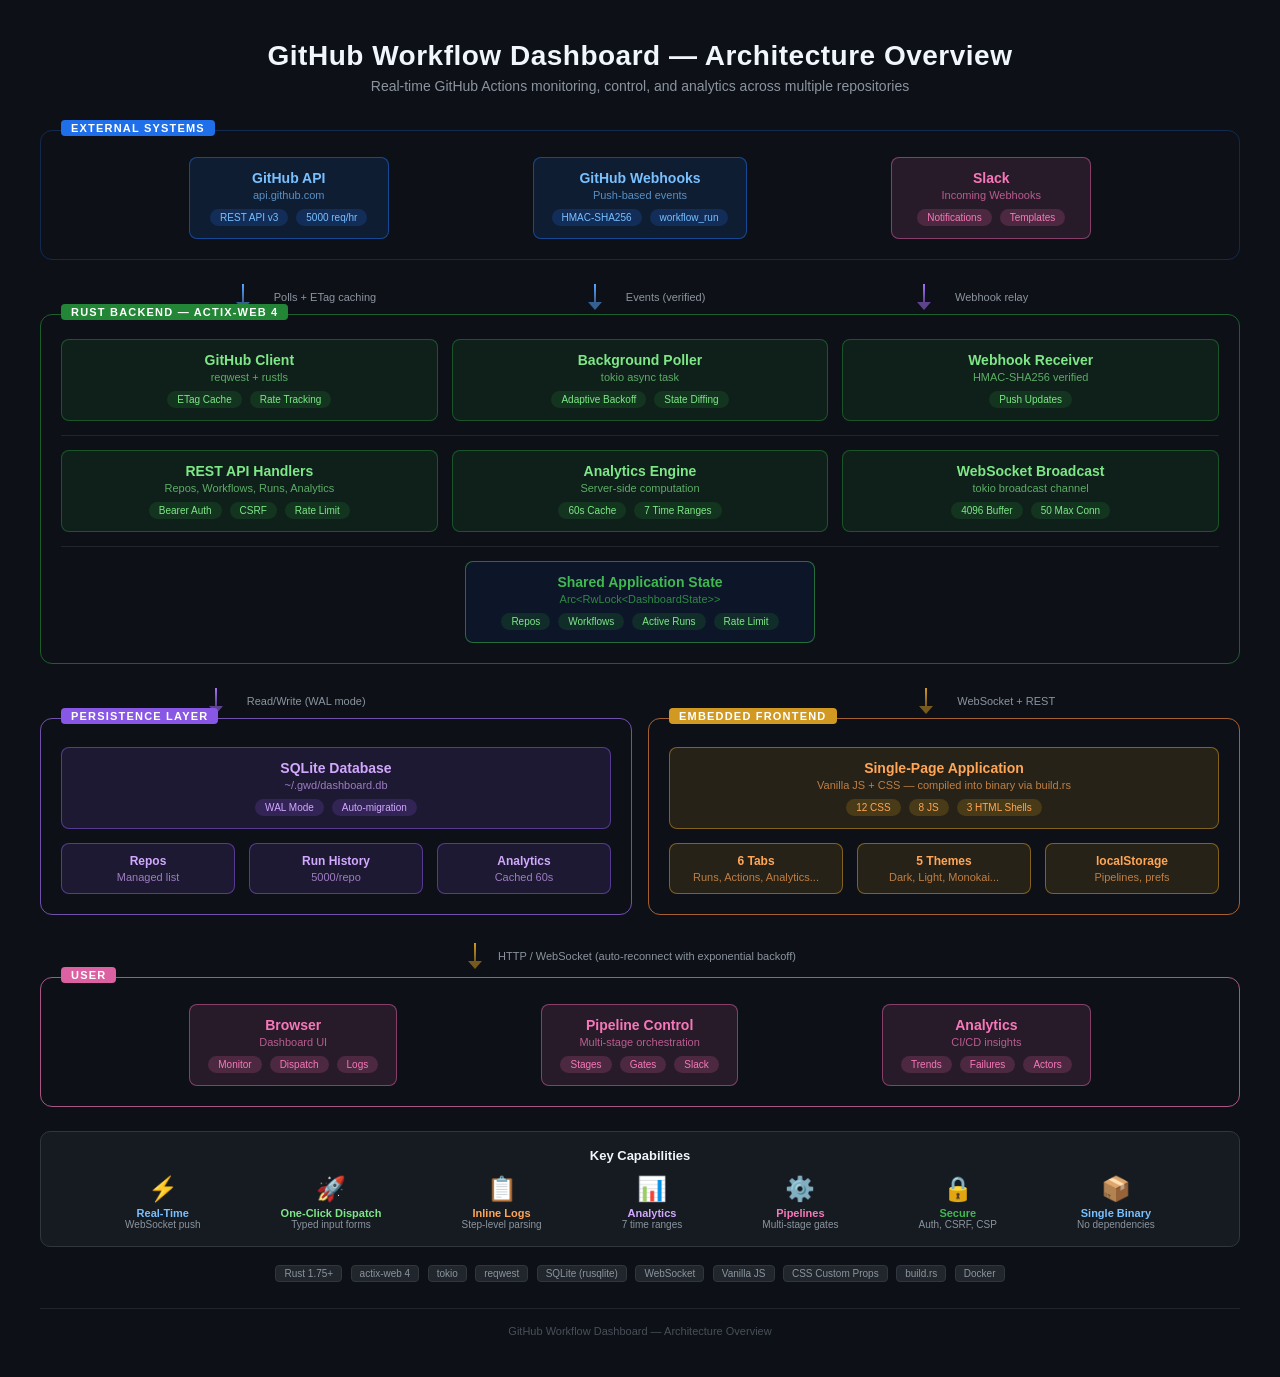
<file: architecture-diagram-export.html>
<!DOCTYPE html>
<html lang="en">
<head>
<meta charset="UTF-8">
<meta name="viewport" content="width=1400, initial-scale=1.0">
<title>GWD Architecture</title>
<style>
* { margin: 0; padding: 0; box-sizing: border-box; }
body {
  background: #0d1117;
  font-family: -apple-system, BlinkMacSystemFont, 'Segoe UI', Roboto, sans-serif;
  color: #c9d1d9;
  display: flex;
  justify-content: center;
  align-items: flex-start;
  padding: 40px;
}
.canvas {
  width: 1300px;
  min-height: 900px;
  position: relative;
}
.title {
  text-align: center;
  font-size: 28px;
  font-weight: 700;
  color: #f0f6fc;
  margin-bottom: 6px;
  letter-spacing: 0.5px;
}
.subtitle {
  text-align: center;
  font-size: 14px;
  color: #8b949e;
  margin-bottom: 36px;
}

/* Sections */
.section {
  border: 1.5px solid;
  border-radius: 12px;
  padding: 20px;
  margin-bottom: 20px;
  position: relative;
}
.section-label {
  position: absolute;
  top: -11px;
  left: 20px;
  font-size: 11px;
  font-weight: 600;
  letter-spacing: 1.2px;
  text-transform: uppercase;
  padding: 2px 10px;
  border-radius: 4px;
}

/* Color schemes */
.section-external { border-color: #1f6feb44; }
.section-external .section-label { background: #1f6feb; color: #fff; }

.section-backend { border-color: #238636aa; }
.section-backend .section-label { background: #238636; color: #fff; }

.section-data { border-color: #a371f7aa; }
.section-data .section-label { background: #8957e5; color: #fff; }

.section-frontend { border-color: #f0883eaa; }
.section-frontend .section-label { background: #d29922; color: #fff; }

.section-client { border-color: #f778baaa; }
.section-client .section-label { background: #db61a2; color: #fff; }

/* Boxes */
.box {
  display: inline-flex;
  flex-direction: column;
  align-items: center;
  justify-content: center;
  border-radius: 8px;
  padding: 12px 18px;
  min-width: 130px;
  text-align: center;
  font-size: 13px;
  font-weight: 500;
}
.box-title {
  font-weight: 600;
  font-size: 14px;
  margin-bottom: 3px;
}
.box-sub {
  font-size: 11px;
  opacity: 0.7;
}

.box-blue { background: #1f6feb22; border: 1px solid #1f6feb88; color: #79c0ff; }
.box-green { background: #23863622; border: 1px solid #23863688; color: #7ee787; }
.box-purple { background: #8957e522; border: 1px solid #8957e588; color: #d2a8ff; }
.box-orange { background: #d2992222; border: 1px solid #d2992288; color: #ffa657; }
.box-pink { background: #db61a222; border: 1px solid #db61a288; color: #f778ba; }
.box-gray { background: #30363d; border: 1px solid #484f5888; color: #c9d1d9; }
.box-teal { background: #0d419d22; border: 1px solid #3fb95088; color: #3fb950; }

/* Row layouts */
.row {
  display: flex;
  gap: 16px;
  align-items: stretch;
  flex-wrap: wrap;
}
.row-center { justify-content: center; }
.row-between { justify-content: space-between; }
.row-even { justify-content: space-evenly; }

.col {
  display: flex;
  flex-direction: column;
  gap: 12px;
}

/* Arrows */
.arrow-area {
  display: flex;
  justify-content: center;
  align-items: center;
  padding: 8px 0;
  position: relative;
}
.arrow-down {
  display: flex;
  flex-direction: column;
  align-items: center;
  gap: 0;
}
.arrow-down .shaft {
  width: 2px;
  height: 24px;
  background: linear-gradient(to bottom, #58a6ff, #58a6ff88);
}
.arrow-down .head {
  width: 0; height: 0;
  border-left: 7px solid transparent;
  border-right: 7px solid transparent;
  border-top: 8px solid #58a6ff88;
}
.arrow-label {
  font-size: 11px;
  color: #8b949e;
  margin: 0 16px;
  white-space: nowrap;
}
.arrow-down-green .shaft { background: linear-gradient(to bottom, #3fb950, #3fb95088); }
.arrow-down-green .head { border-top-color: #3fb95088; }
.arrow-down-purple .shaft { background: linear-gradient(to bottom, #a371f7, #a371f788); }
.arrow-down-purple .head { border-top-color: #a371f788; }
.arrow-down-orange .shaft { background: linear-gradient(to bottom, #d29922, #d2992288); }
.arrow-down-orange .head { border-top-color: #d2992288; }

/* Multi-arrow row */
.multi-arrow {
  display: flex;
  justify-content: space-evenly;
  align-items: center;
  padding: 4px 0;
}

/* Sub-grid inside backend */
.backend-grid {
  display: grid;
  grid-template-columns: 1fr 1fr 1fr;
  gap: 14px;
}

/* Feature pills */
.pill-row {
  display: flex;
  gap: 8px;
  flex-wrap: wrap;
  justify-content: center;
  margin-top: 8px;
}
.pill {
  font-size: 10px;
  padding: 3px 10px;
  border-radius: 12px;
  font-weight: 500;
  white-space: nowrap;
}
.pill-blue { background: #1f6feb33; color: #79c0ff; }
.pill-green { background: #23863633; color: #7ee787; }
.pill-orange { background: #d2992233; color: #ffa657; }
.pill-purple { background: #8957e533; color: #d2a8ff; }
.pill-pink { background: #db61a233; color: #f778ba; }
.pill-gray { background: #30363d; color: #8b949e; }

/* Two-col layout */
.two-col {
  display: grid;
  grid-template-columns: 1fr 1fr;
  gap: 16px;
}
.three-col {
  display: grid;
  grid-template-columns: 1fr 1fr 1fr;
  gap: 14px;
}

/* Connector lines (SVG overlay) */
svg.connectors {
  position: absolute;
  top: 0; left: 0;
  width: 100%; height: 100%;
  pointer-events: none;
}

.tech-badge {
  display: inline-block;
  font-size: 10px;
  padding: 2px 8px;
  border-radius: 4px;
  background: #21262d;
  color: #8b949e;
  margin: 2px;
  border: 1px solid #30363d;
}

.divider {
  height: 1px;
  background: #21262d;
  margin: 14px 0;
}

.note {
  font-size: 11px;
  color: #8b949e;
  text-align: center;
  margin-top: 8px;
  font-style: italic;
}

.footer {
  text-align: center;
  font-size: 11px;
  color: #484f58;
  margin-top: 24px;
  padding-top: 16px;
  border-top: 1px solid #21262d;
}
</style>
</head>
<body>
<div class="canvas">

  <div class="title">GitHub Workflow Dashboard — Architecture Overview</div>
  <div class="subtitle">Real-time GitHub Actions monitoring, control, and analytics across multiple repositories</div>

  <!-- EXTERNAL SYSTEMS -->
  <div class="section section-external">
    <div class="section-label">External Systems</div>
    <div class="row row-even" style="padding-top: 6px;">
      <div class="box box-blue" style="min-width: 200px;">
        <div class="box-title">GitHub API</div>
        <div class="box-sub">api.github.com</div>
        <div class="pill-row">
          <span class="pill pill-blue">REST API v3</span>
          <span class="pill pill-blue">5000 req/hr</span>
        </div>
      </div>
      <div class="box box-blue" style="min-width: 200px;">
        <div class="box-title">GitHub Webhooks</div>
        <div class="box-sub">Push-based events</div>
        <div class="pill-row">
          <span class="pill pill-blue">HMAC-SHA256</span>
          <span class="pill pill-blue">workflow_run</span>
        </div>
      </div>
      <div class="box box-pink" style="min-width: 200px;">
        <div class="box-title">Slack</div>
        <div class="box-sub">Incoming Webhooks</div>
        <div class="pill-row">
          <span class="pill pill-pink">Notifications</span>
          <span class="pill pill-pink">Templates</span>
        </div>
      </div>
    </div>
  </div>

  <!-- Arrows down -->
  <div class="multi-arrow">
    <div style="display:flex;align-items:center;gap:8px;">
      <div class="arrow-down">
        <div class="shaft" style="height:18px;"></div>
        <div class="head"></div>
      </div>
      <span class="arrow-label">Polls + ETag caching</span>
    </div>
    <div style="display:flex;align-items:center;gap:8px;">
      <div class="arrow-down">
        <div class="shaft" style="height:18px;"></div>
        <div class="head"></div>
      </div>
      <span class="arrow-label">Events (verified)</span>
    </div>
    <div style="display:flex;align-items:center;gap:8px;">
      <div class="arrow-down arrow-down-purple">
        <div class="shaft" style="height:18px;"></div>
        <div class="head"></div>
      </div>
      <span class="arrow-label">Webhook relay</span>
    </div>
  </div>

  <!-- RUST BACKEND -->
  <div class="section section-backend">
    <div class="section-label">Rust Backend — actix-web 4</div>
    <div style="padding-top: 4px;">

      <!-- Backend top row: Core services -->
      <div class="three-col">
        <div class="box box-green">
          <div class="box-title">GitHub Client</div>
          <div class="box-sub">reqwest + rustls</div>
          <div class="pill-row">
            <span class="pill pill-green">ETag Cache</span>
            <span class="pill pill-green">Rate Tracking</span>
          </div>
        </div>
        <div class="box box-green">
          <div class="box-title">Background Poller</div>
          <div class="box-sub">tokio async task</div>
          <div class="pill-row">
            <span class="pill pill-green">Adaptive Backoff</span>
            <span class="pill pill-green">State Diffing</span>
          </div>
        </div>
        <div class="box box-green">
          <div class="box-title">Webhook Receiver</div>
          <div class="box-sub">HMAC-SHA256 verified</div>
          <div class="pill-row">
            <span class="pill pill-green">Push Updates</span>
          </div>
        </div>
      </div>

      <div class="divider"></div>

      <!-- Backend mid row: API + Engine -->
      <div class="three-col">
        <div class="box box-green">
          <div class="box-title">REST API Handlers</div>
          <div class="box-sub">Repos, Workflows, Runs, Analytics</div>
          <div class="pill-row">
            <span class="pill pill-green">Bearer Auth</span>
            <span class="pill pill-green">CSRF</span>
            <span class="pill pill-green">Rate Limit</span>
          </div>
        </div>
        <div class="box box-green">
          <div class="box-title">Analytics Engine</div>
          <div class="box-sub">Server-side computation</div>
          <div class="pill-row">
            <span class="pill pill-green">60s Cache</span>
            <span class="pill pill-green">7 Time Ranges</span>
          </div>
        </div>
        <div class="box box-green">
          <div class="box-title">WebSocket Broadcast</div>
          <div class="box-sub">tokio broadcast channel</div>
          <div class="pill-row">
            <span class="pill pill-green">4096 Buffer</span>
            <span class="pill pill-green">50 Max Conn</span>
          </div>
        </div>
      </div>

      <div class="divider"></div>

      <!-- Backend bottom: Shared State -->
      <div class="row row-center">
        <div class="box box-teal" style="min-width: 350px;">
          <div class="box-title">Shared Application State</div>
          <div class="box-sub">Arc&lt;RwLock&lt;DashboardState&gt;&gt;</div>
          <div class="pill-row">
            <span class="pill pill-green">Repos</span>
            <span class="pill pill-green">Workflows</span>
            <span class="pill pill-green">Active Runs</span>
            <span class="pill pill-green">Rate Limit</span>
          </div>
        </div>
      </div>

    </div>
  </div>

  <!-- Arrows: Backend to Data + Frontend -->
  <div class="multi-arrow">
    <div style="display:flex;align-items:center;gap:8px;">
      <div class="arrow-down arrow-down-purple">
        <div class="shaft" style="height:18px;"></div>
        <div class="head"></div>
      </div>
      <span class="arrow-label">Read/Write (WAL mode)</span>
    </div>
    <div style="width:200px;"></div>
    <div style="display:flex;align-items:center;gap:8px;">
      <div class="arrow-down arrow-down-orange">
        <div class="shaft" style="height:18px;"></div>
        <div class="head"></div>
      </div>
      <span class="arrow-label">WebSocket + REST</span>
    </div>
  </div>

  <!-- DATA + FRONTEND side by side -->
  <div class="two-col">

    <!-- DATA LAYER -->
    <div class="section section-data">
      <div class="section-label">Persistence Layer</div>
      <div class="col" style="padding-top:8px; gap:14px;">
        <div class="box box-purple" style="width:100%;">
          <div class="box-title">SQLite Database</div>
          <div class="box-sub">~/.gwd/dashboard.db</div>
          <div class="pill-row">
            <span class="pill pill-purple">WAL Mode</span>
            <span class="pill pill-purple">Auto-migration</span>
          </div>
        </div>
        <div class="three-col">
          <div class="box box-purple" style="min-width:auto;padding:10px;">
            <div class="box-title" style="font-size:12px;">Repos</div>
            <div class="box-sub">Managed list</div>
          </div>
          <div class="box box-purple" style="min-width:auto;padding:10px;">
            <div class="box-title" style="font-size:12px;">Run History</div>
            <div class="box-sub">5000/repo</div>
          </div>
          <div class="box box-purple" style="min-width:auto;padding:10px;">
            <div class="box-title" style="font-size:12px;">Analytics</div>
            <div class="box-sub">Cached 60s</div>
          </div>
        </div>
      </div>
    </div>

    <!-- FRONTEND -->
    <div class="section section-frontend">
      <div class="section-label">Embedded Frontend</div>
      <div class="col" style="padding-top:8px; gap:14px;">
        <div class="box box-orange" style="width:100%;">
          <div class="box-title">Single-Page Application</div>
          <div class="box-sub">Vanilla JS + CSS — compiled into binary via build.rs</div>
          <div class="pill-row">
            <span class="pill pill-orange">12 CSS</span>
            <span class="pill pill-orange">8 JS</span>
            <span class="pill pill-orange">3 HTML Shells</span>
          </div>
        </div>
        <div class="three-col">
          <div class="box box-orange" style="min-width:auto;padding:10px;">
            <div class="box-title" style="font-size:12px;">6 Tabs</div>
            <div class="box-sub">Runs, Actions, Analytics...</div>
          </div>
          <div class="box box-orange" style="min-width:auto;padding:10px;">
            <div class="box-title" style="font-size:12px;">5 Themes</div>
            <div class="box-sub">Dark, Light, Monokai...</div>
          </div>
          <div class="box box-orange" style="min-width:auto;padding:10px;">
            <div class="box-title" style="font-size:12px;">localStorage</div>
            <div class="box-sub">Pipelines, prefs</div>
          </div>
        </div>
      </div>
    </div>

  </div>

  <!-- Arrow to browser -->
  <div class="arrow-area">
    <div class="arrow-down arrow-down-orange">
      <div class="shaft" style="height:18px;"></div>
      <div class="head"></div>
    </div>
    <span class="arrow-label">HTTP / WebSocket (auto-reconnect with exponential backoff)</span>
  </div>

  <!-- BROWSER -->
  <div class="section section-client">
    <div class="section-label">User</div>
    <div class="row row-even" style="padding-top:6px;">
      <div class="box box-pink" style="min-width:180px;">
        <div class="box-title">Browser</div>
        <div class="box-sub">Dashboard UI</div>
        <div class="pill-row">
          <span class="pill pill-pink">Monitor</span>
          <span class="pill pill-pink">Dispatch</span>
          <span class="pill pill-pink">Logs</span>
        </div>
      </div>
      <div class="box box-pink" style="min-width:180px;">
        <div class="box-title">Pipeline Control</div>
        <div class="box-sub">Multi-stage orchestration</div>
        <div class="pill-row">
          <span class="pill pill-pink">Stages</span>
          <span class="pill pill-pink">Gates</span>
          <span class="pill pill-pink">Slack</span>
        </div>
      </div>
      <div class="box box-pink" style="min-width:180px;">
        <div class="box-title">Analytics</div>
        <div class="box-sub">CI/CD insights</div>
        <div class="pill-row">
          <span class="pill pill-pink">Trends</span>
          <span class="pill pill-pink">Failures</span>
          <span class="pill pill-pink">Actors</span>
        </div>
      </div>
    </div>
  </div>

  <!-- KEY FEATURES BAR -->
  <div style="margin-top: 24px; padding: 16px; background: #161b22; border: 1px solid #30363d; border-radius: 10px;">
    <div style="text-align:center; font-size:13px; font-weight:600; color:#f0f6fc; margin-bottom: 12px;">Key Capabilities</div>
    <div class="row row-even" style="gap:12px;">
      <div style="text-align:center;">
        <div style="font-size:24px; margin-bottom:4px;">&#9889;</div>
        <div style="font-size:11px; font-weight:600; color:#79c0ff;">Real-Time</div>
        <div style="font-size:10px; color:#8b949e;">WebSocket push</div>
      </div>
      <div style="text-align:center;">
        <div style="font-size:24px; margin-bottom:4px;">&#128640;</div>
        <div style="font-size:11px; font-weight:600; color:#7ee787;">One-Click Dispatch</div>
        <div style="font-size:10px; color:#8b949e;">Typed input forms</div>
      </div>
      <div style="text-align:center;">
        <div style="font-size:24px; margin-bottom:4px;">&#128203;</div>
        <div style="font-size:11px; font-weight:600; color:#ffa657;">Inline Logs</div>
        <div style="font-size:10px; color:#8b949e;">Step-level parsing</div>
      </div>
      <div style="text-align:center;">
        <div style="font-size:24px; margin-bottom:4px;">&#128202;</div>
        <div style="font-size:11px; font-weight:600; color:#d2a8ff;">Analytics</div>
        <div style="font-size:10px; color:#8b949e;">7 time ranges</div>
      </div>
      <div style="text-align:center;">
        <div style="font-size:24px; margin-bottom:4px;">&#9881;&#65039;</div>
        <div style="font-size:11px; font-weight:600; color:#f778ba;">Pipelines</div>
        <div style="font-size:10px; color:#8b949e;">Multi-stage gates</div>
      </div>
      <div style="text-align:center;">
        <div style="font-size:24px; margin-bottom:4px;">&#128274;</div>
        <div style="font-size:11px; font-weight:600; color:#3fb950;">Secure</div>
        <div style="font-size:10px; color:#8b949e;">Auth, CSRF, CSP</div>
      </div>
      <div style="text-align:center;">
        <div style="font-size:24px; margin-bottom:4px;">&#128230;</div>
        <div style="font-size:11px; font-weight:600; color:#79c0ff;">Single Binary</div>
        <div style="font-size:10px; color:#8b949e;">No dependencies</div>
      </div>
    </div>
  </div>

  <!-- Tech Stack -->
  <div style="margin-top: 16px; text-align: center;">
    <span class="tech-badge">Rust 1.75+</span>
    <span class="tech-badge">actix-web 4</span>
    <span class="tech-badge">tokio</span>
    <span class="tech-badge">reqwest</span>
    <span class="tech-badge">SQLite (rusqlite)</span>
    <span class="tech-badge">WebSocket</span>
    <span class="tech-badge">Vanilla JS</span>
    <span class="tech-badge">CSS Custom Props</span>
    <span class="tech-badge">build.rs</span>
    <span class="tech-badge">Docker</span>
  </div>

  <div class="footer">GitHub Workflow Dashboard — Architecture Overview</div>

</div>
</body>
</html>
</file>
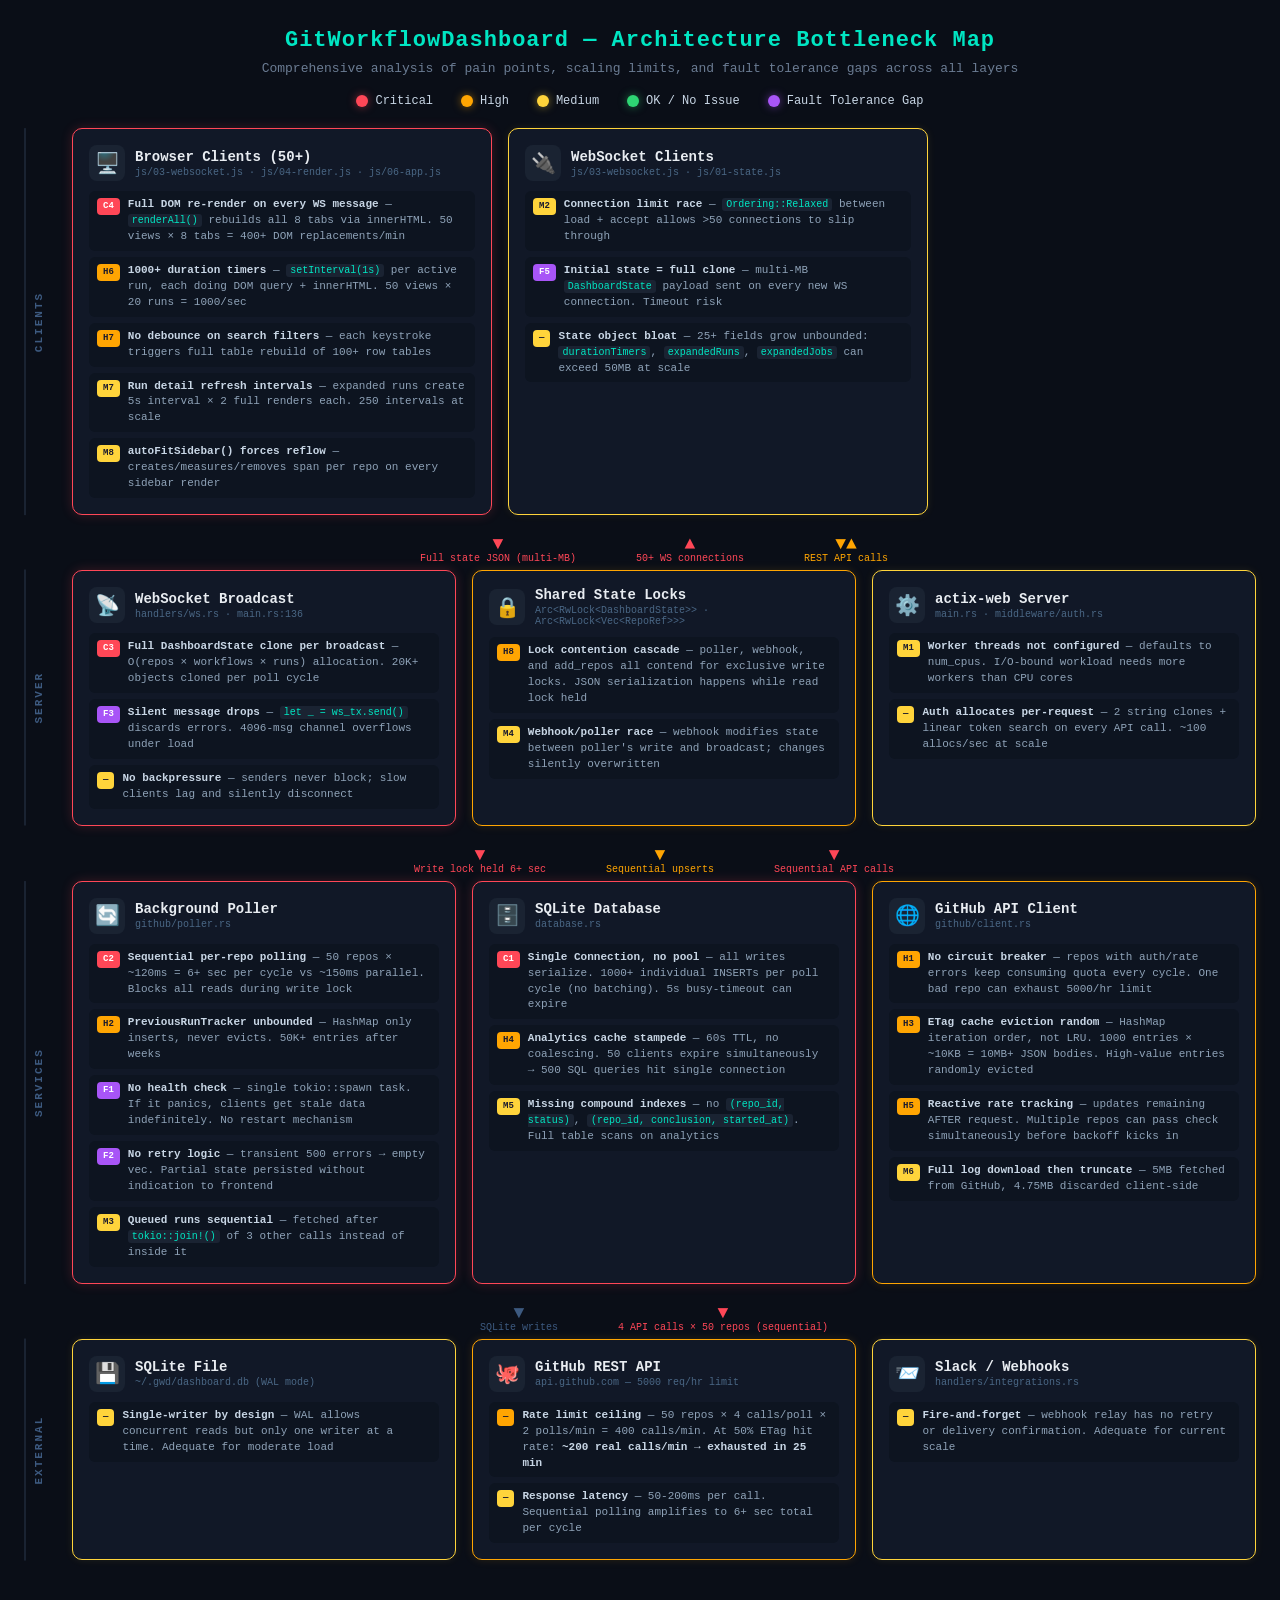
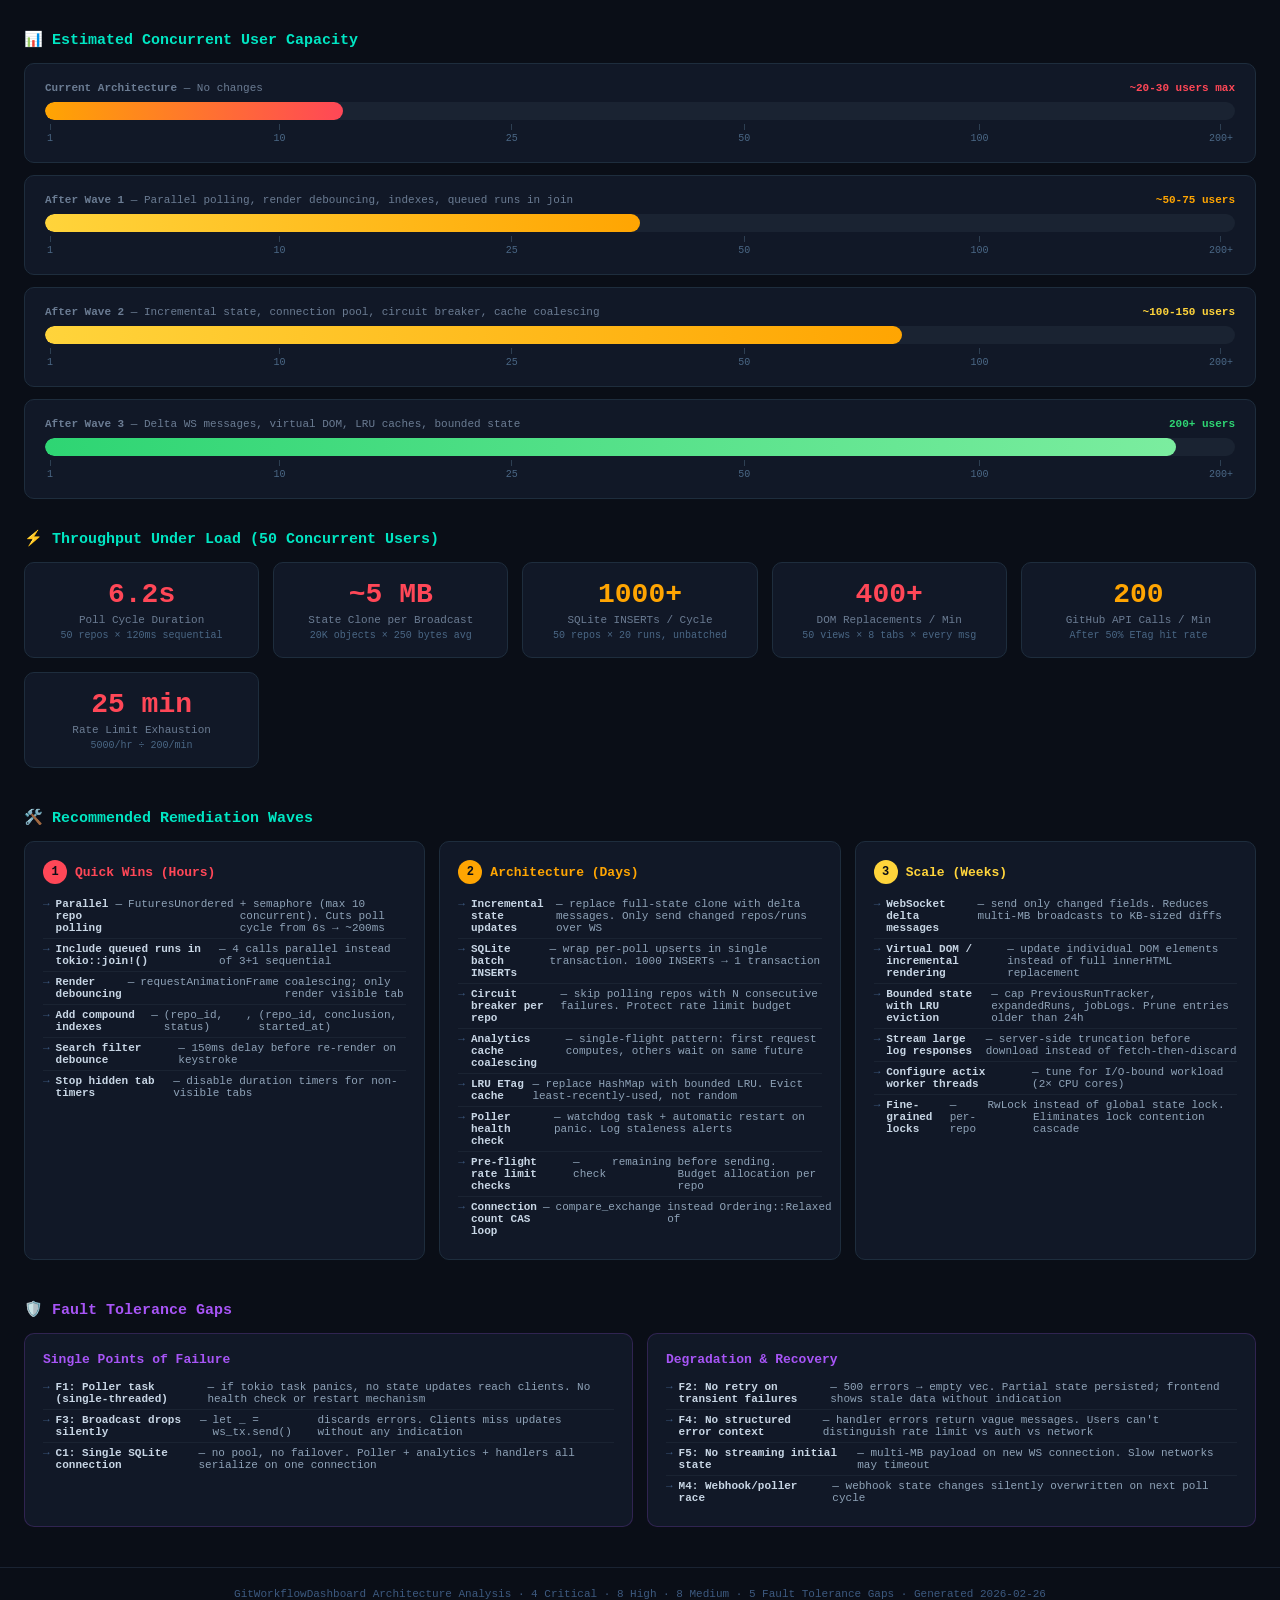
<file: architecture-diagram.html>
<!DOCTYPE html>
<html lang="en">
<head>
<meta charset="UTF-8">
<meta name="viewport" content="width=device-width, initial-scale=1.0">
<title>GitWorkflowDashboard — Architecture Bottleneck Analysis</title>
<style>
  * { margin: 0; padding: 0; box-sizing: border-box; }
  body { background: #0a0e17; color: #c8d6e5; font-family: 'SF Mono', 'Fira Code', 'Consolas', monospace; overflow-x: hidden; }

  .page-title {
    text-align: center; padding: 28px 20px 8px;
    font-size: 22px; font-weight: 700; color: #00e6c3;
    letter-spacing: 1px;
  }
  .page-subtitle {
    text-align: center; padding: 0 20px 18px;
    font-size: 13px; color: #6b7c93;
  }

  /* ── Legend ── */
  .legend {
    display: flex; justify-content: center; gap: 28px; padding: 0 20px 20px;
    flex-wrap: wrap;
  }
  .legend-item { display: flex; align-items: center; gap: 7px; font-size: 12px; }
  .legend-dot { width: 12px; height: 12px; border-radius: 50%; flex-shrink: 0; }
  .legend-dot.critical { background: #ff4757; box-shadow: 0 0 8px #ff475788; }
  .legend-dot.high { background: #ffa502; box-shadow: 0 0 8px #ffa50288; }
  .legend-dot.medium { background: #ffd43b; box-shadow: 0 0 8px #ffd43b88; }
  .legend-dot.ok { background: #2ed573; box-shadow: 0 0 8px #2ed57388; }
  .legend-dot.fault { background: #a855f7; box-shadow: 0 0 8px #a855f788; }

  /* ── Architecture Canvas ── */
  .canvas {
    position: relative;
    max-width: 1320px;
    margin: 0 auto;
    padding: 0 24px 40px;
  }

  /* ── SVG Connectors ── */
  .connectors {
    position: absolute; top: 0; left: 0; width: 100%; height: 100%;
    pointer-events: none; z-index: 0;
  }
  .conn-line { stroke: #1e2d3d; stroke-width: 2; fill: none; }
  .conn-line.hot { stroke: #ff4757; stroke-width: 2.5; stroke-dasharray: 6 3; animation: dash 1.2s linear infinite; }
  .conn-line.warm { stroke: #ffa502; stroke-width: 2; stroke-dasharray: 5 3; animation: dash 2s linear infinite; }
  @keyframes dash { to { stroke-dashoffset: -18; } }
  .conn-arrow { fill: #1e2d3d; }
  .conn-arrow.hot { fill: #ff4757; }
  .conn-arrow.warm { fill: #ffa502; }

  /* ── Layer Rows ── */
  .layer {
    display: flex;
    align-items: flex-start;
    gap: 20px;
    margin-bottom: 20px;
    position: relative;
    z-index: 1;
  }
  .layer-label {
    writing-mode: vertical-rl;
    text-orientation: mixed;
    transform: rotate(180deg);
    font-size: 11px;
    font-weight: 700;
    text-transform: uppercase;
    letter-spacing: 2px;
    color: #3d5a80;
    padding: 8px 4px;
    min-width: 28px;
    text-align: center;
    flex-shrink: 0;
    border-right: 2px solid #1a2332;
    align-self: stretch;
    display: flex;
    align-items: center;
    justify-content: center;
  }
  .layer-content {
    display: flex;
    gap: 16px;
    flex: 1;
    flex-wrap: wrap;
  }

  /* ── Component Cards ── */
  .card {
    background: #111827;
    border: 1px solid #1e2d3d;
    border-radius: 10px;
    padding: 16px;
    flex: 1;
    min-width: 220px;
    max-width: 420px;
    position: relative;
    transition: transform 0.2s, box-shadow 0.2s;
  }
  .card:hover { transform: translateY(-2px); box-shadow: 0 8px 24px #00000066; }
  .card.critical-border { border-color: #ff4757; box-shadow: 0 0 12px #ff475733; }
  .card.high-border { border-color: #ffa502; box-shadow: 0 0 10px #ffa50222; }
  .card.medium-border { border-color: #ffd43b; box-shadow: 0 0 8px #ffd43b18; }
  .card.fault-border { border-color: #a855f7; box-shadow: 0 0 10px #a855f722; }

  .card-header {
    display: flex;
    align-items: center;
    gap: 10px;
    margin-bottom: 10px;
  }
  .card-icon {
    font-size: 20px;
    width: 36px; height: 36px;
    display: flex; align-items: center; justify-content: center;
    border-radius: 8px;
    background: #1a2332;
    flex-shrink: 0;
  }
  .card-title {
    font-size: 14px;
    font-weight: 700;
    color: #e8ecf1;
  }
  .card-file {
    font-size: 10px;
    color: #4a6785;
    margin-top: 2px;
  }

  /* ── Issue Tags ── */
  .issues { display: flex; flex-direction: column; gap: 6px; }
  .issue {
    display: flex; align-items: flex-start; gap: 8px;
    font-size: 11px; line-height: 1.45;
    padding: 6px 8px;
    border-radius: 6px;
    background: #0d1420;
  }
  .issue .sev {
    font-size: 9px;
    font-weight: 700;
    padding: 2px 6px;
    border-radius: 4px;
    white-space: nowrap;
    flex-shrink: 0;
    margin-top: 1px;
  }
  .sev.C { background: #ff4757; color: #fff; }
  .sev.H { background: #ffa502; color: #1a1a2e; }
  .sev.M { background: #ffd43b; color: #1a1a2e; }
  .sev.F { background: #a855f7; color: #fff; }

  .issue-text { color: #8fa3b8; }
  .issue-text strong { color: #c8d6e5; font-weight: 600; }
  .issue-text code { background: #1a2332; padding: 1px 4px; border-radius: 3px; font-size: 10px; color: #00e6c3; }

  /* ── Flow Arrows between layers ── */
  .flow-row {
    display: flex;
    justify-content: center;
    gap: 60px;
    margin: 6px 0 6px 28px;
    position: relative;
    z-index: 1;
  }
  .flow-arrow {
    display: flex; flex-direction: column; align-items: center;
    font-size: 10px; color: #3d5a80;
  }
  .flow-arrow .arrow { font-size: 18px; line-height: 1; }
  .flow-arrow.hot .arrow { color: #ff4757; }
  .flow-arrow.hot { color: #ff4757; }
  .flow-arrow.warm .arrow { color: #ffa502; }
  .flow-arrow.warm { color: #ffa502; }

  /* ── Scaling Meter ── */
  .scale-section {
    max-width: 1320px; margin: 10px auto 30px; padding: 0 24px;
  }
  .scale-title {
    font-size: 15px; font-weight: 700; color: #00e6c3; margin-bottom: 14px;
    display: flex; align-items: center; gap: 10px;
  }
  .scale-bar-wrap {
    background: #111827; border: 1px solid #1e2d3d; border-radius: 10px;
    padding: 18px 20px; margin-bottom: 12px;
  }
  .scale-label-row {
    display: flex; justify-content: space-between; font-size: 11px; color: #6b7c93;
    margin-bottom: 8px;
  }
  .scale-bar {
    height: 18px; border-radius: 9px; background: #1a2332; overflow: hidden;
    position: relative;
  }
  .scale-fill {
    height: 100%; border-radius: 9px;
    transition: width 0.8s ease;
  }
  .scale-fill.green { background: linear-gradient(90deg, #2ed573, #7bed9f); }
  .scale-fill.yellow { background: linear-gradient(90deg, #ffd43b, #ffa502); }
  .scale-fill.red { background: linear-gradient(90deg, #ffa502, #ff4757); }
  .scale-markers {
    display: flex; justify-content: space-between; font-size: 10px; color: #4a6785;
    margin-top: 4px; padding: 0 2px;
  }
  .scale-marker { display: flex; flex-direction: column; align-items: center; }
  .scale-marker .tick { width: 1px; height: 6px; background: #2d3f52; margin-bottom: 3px; }

  /* ── Summary Table ── */
  .summary-section {
    max-width: 1320px; margin: 0 auto 40px; padding: 0 24px;
  }
  .summary-title {
    font-size: 15px; font-weight: 700; color: #00e6c3; margin-bottom: 14px;
  }
  .summary-grid {
    display: grid; grid-template-columns: repeat(auto-fit, minmax(380px, 1fr));
    gap: 14px;
  }
  .wave-card {
    background: #111827; border: 1px solid #1e2d3d; border-radius: 10px;
    padding: 18px;
  }
  .wave-header {
    font-size: 13px; font-weight: 700; margin-bottom: 10px;
    display: flex; align-items: center; gap: 8px;
  }
  .wave-header .num {
    width: 24px; height: 24px; border-radius: 50%;
    display: flex; align-items: center; justify-content: center;
    font-size: 12px; font-weight: 700; color: #0a0e17;
    flex-shrink: 0;
  }
  .wave-header .num.w1 { background: #ff4757; }
  .wave-header .num.w2 { background: #ffa502; }
  .wave-header .num.w3 { background: #ffd43b; }
  .wave-items { list-style: none; }
  .wave-items li {
    font-size: 11px; color: #8fa3b8; padding: 4px 0;
    border-bottom: 1px solid #1a2332;
    display: flex; align-items: flex-start; gap: 6px;
  }
  .wave-items li:last-child { border-bottom: none; }
  .wave-items li::before { content: '→'; color: #3d5a80; flex-shrink: 0; }
  .wave-items li strong { color: #c8d6e5; }

  /* ── Throughput Estimate ── */
  .throughput {
    max-width: 1320px; margin: 0 auto 40px; padding: 0 24px;
  }
  .tp-grid {
    display: grid; grid-template-columns: repeat(auto-fit, minmax(200px, 1fr));
    gap: 14px;
  }
  .tp-card {
    background: #111827; border: 1px solid #1e2d3d; border-radius: 10px;
    padding: 16px; text-align: center;
  }
  .tp-val { font-size: 28px; font-weight: 700; margin-bottom: 4px; }
  .tp-val.green { color: #2ed573; }
  .tp-val.yellow { color: #ffa502; }
  .tp-val.red { color: #ff4757; }
  .tp-label { font-size: 11px; color: #6b7c93; }
  .tp-sub { font-size: 10px; color: #4a6785; margin-top: 4px; }
</style>
</head>
<body>

<div class="page-title">GitWorkflowDashboard — Architecture Bottleneck Map</div>
<div class="page-subtitle">Comprehensive analysis of pain points, scaling limits, and fault tolerance gaps across all layers</div>

<div class="legend">
  <div class="legend-item"><div class="legend-dot critical"></div> Critical</div>
  <div class="legend-item"><div class="legend-dot high"></div> High</div>
  <div class="legend-item"><div class="legend-dot medium"></div> Medium</div>
  <div class="legend-item"><div class="legend-dot ok"></div> OK / No Issue</div>
  <div class="legend-item"><div class="legend-dot fault"></div> Fault Tolerance Gap</div>
</div>

<div class="canvas">

  <!-- ════════════ LAYER 1: Clients ════════════ -->
  <div class="layer">
    <div class="layer-label">CLIENTS</div>
    <div class="layer-content">
      <div class="card critical-border">
        <div class="card-header">
          <div class="card-icon">🖥️</div>
          <div>
            <div class="card-title">Browser Clients (50+)</div>
            <div class="card-file">js/03-websocket.js · js/04-render.js · js/06-app.js</div>
          </div>
        </div>
        <div class="issues">
          <div class="issue">
            <span class="sev C">C4</span>
            <span class="issue-text"><strong>Full DOM re-render on every WS message</strong> — <code>renderAll()</code> rebuilds all 8 tabs via innerHTML. 50 views × 8 tabs = 400+ DOM replacements/min</span>
          </div>
          <div class="issue">
            <span class="sev H">H6</span>
            <span class="issue-text"><strong>1000+ duration timers</strong> — <code>setInterval(1s)</code> per active run, each doing DOM query + innerHTML. 50 views × 20 runs = 1000/sec</span>
          </div>
          <div class="issue">
            <span class="sev H">H7</span>
            <span class="issue-text"><strong>No debounce on search filters</strong> — each keystroke triggers full table rebuild of 100+ row tables</span>
          </div>
          <div class="issue">
            <span class="sev M">M7</span>
            <span class="issue-text"><strong>Run detail refresh intervals</strong> — expanded runs create 5s interval × 2 full renders each. 250 intervals at scale</span>
          </div>
          <div class="issue">
            <span class="sev M">M8</span>
            <span class="issue-text"><strong>autoFitSidebar() forces reflow</strong> — creates/measures/removes span per repo on every sidebar render</span>
          </div>
        </div>
      </div>

      <div class="card medium-border">
        <div class="card-header">
          <div class="card-icon">🔌</div>
          <div>
            <div class="card-title">WebSocket Clients</div>
            <div class="card-file">js/03-websocket.js · js/01-state.js</div>
          </div>
        </div>
        <div class="issues">
          <div class="issue">
            <span class="sev M">M2</span>
            <span class="issue-text"><strong>Connection limit race</strong> — <code>Ordering::Relaxed</code> between load + accept allows &gt;50 connections to slip through</span>
          </div>
          <div class="issue">
            <span class="sev F">F5</span>
            <span class="issue-text"><strong>Initial state = full clone</strong> — multi-MB <code>DashboardState</code> payload sent on every new WS connection. Timeout risk</span>
          </div>
          <div class="issue">
            <span class="sev M">—</span>
            <span class="issue-text"><strong>State object bloat</strong> — 25+ fields grow unbounded: <code>durationTimers</code>, <code>expandedRuns</code>, <code>expandedJobs</code> can exceed 50MB at scale</span>
          </div>
        </div>
      </div>
    </div>
  </div>

  <!-- Flow arrows -->
  <div class="flow-row">
    <div class="flow-arrow hot"><div class="arrow">▼</div>Full state JSON (multi-MB)</div>
    <div class="flow-arrow hot"><div class="arrow">▲</div>50+ WS connections</div>
    <div class="flow-arrow warm"><div class="arrow">▼▲</div>REST API calls</div>
  </div>

  <!-- ════════════ LAYER 2: Server ════════════ -->
  <div class="layer">
    <div class="layer-label">SERVER</div>
    <div class="layer-content">
      <div class="card critical-border">
        <div class="card-header">
          <div class="card-icon">📡</div>
          <div>
            <div class="card-title">WebSocket Broadcast</div>
            <div class="card-file">handlers/ws.rs · main.rs:136</div>
          </div>
        </div>
        <div class="issues">
          <div class="issue">
            <span class="sev C">C3</span>
            <span class="issue-text"><strong>Full DashboardState clone per broadcast</strong> — O(repos × workflows × runs) allocation. 20K+ objects cloned per poll cycle</span>
          </div>
          <div class="issue">
            <span class="sev F">F3</span>
            <span class="issue-text"><strong>Silent message drops</strong> — <code>let _ = ws_tx.send()</code> discards errors. 4096-msg channel overflows under load</span>
          </div>
          <div class="issue">
            <span class="sev M">—</span>
            <span class="issue-text"><strong>No backpressure</strong> — senders never block; slow clients lag and silently disconnect</span>
          </div>
        </div>
      </div>

      <div class="card high-border">
        <div class="card-header">
          <div class="card-icon">🔒</div>
          <div>
            <div class="card-title">Shared State Locks</div>
            <div class="card-file">Arc&lt;RwLock&lt;DashboardState&gt;&gt; · Arc&lt;RwLock&lt;Vec&lt;RepoRef&gt;&gt;&gt;</div>
          </div>
        </div>
        <div class="issues">
          <div class="issue">
            <span class="sev H">H8</span>
            <span class="issue-text"><strong>Lock contention cascade</strong> — poller, webhook, and add_repos all contend for exclusive write locks. JSON serialization happens while read lock held</span>
          </div>
          <div class="issue">
            <span class="sev M">M4</span>
            <span class="issue-text"><strong>Webhook/poller race</strong> — webhook modifies state between poller's write and broadcast; changes silently overwritten</span>
          </div>
        </div>
      </div>

      <div class="card medium-border">
        <div class="card-header">
          <div class="card-icon">⚙️</div>
          <div>
            <div class="card-title">actix-web Server</div>
            <div class="card-file">main.rs · middleware/auth.rs</div>
          </div>
        </div>
        <div class="issues">
          <div class="issue">
            <span class="sev M">M1</span>
            <span class="issue-text"><strong>Worker threads not configured</strong> — defaults to num_cpus. I/O-bound workload needs more workers than CPU cores</span>
          </div>
          <div class="issue">
            <span class="sev M">—</span>
            <span class="issue-text"><strong>Auth allocates per-request</strong> — 2 string clones + linear token search on every API call. ~100 allocs/sec at scale</span>
          </div>
        </div>
      </div>
    </div>
  </div>

  <!-- Flow arrows -->
  <div class="flow-row">
    <div class="flow-arrow hot"><div class="arrow">▼</div>Write lock held 6+ sec</div>
    <div class="flow-arrow warm"><div class="arrow">▼</div>Sequential upserts</div>
    <div class="flow-arrow hot"><div class="arrow">▼</div>Sequential API calls</div>
  </div>

  <!-- ════════════ LAYER 3: Backend Services ════════════ -->
  <div class="layer">
    <div class="layer-label">SERVICES</div>
    <div class="layer-content">
      <div class="card critical-border">
        <div class="card-header">
          <div class="card-icon">🔄</div>
          <div>
            <div class="card-title">Background Poller</div>
            <div class="card-file">github/poller.rs</div>
          </div>
        </div>
        <div class="issues">
          <div class="issue">
            <span class="sev C">C2</span>
            <span class="issue-text"><strong>Sequential per-repo polling</strong> — 50 repos × ~120ms = 6+ sec per cycle vs ~150ms parallel. Blocks all reads during write lock</span>
          </div>
          <div class="issue">
            <span class="sev H">H2</span>
            <span class="issue-text"><strong>PreviousRunTracker unbounded</strong> — HashMap only inserts, never evicts. 50K+ entries after weeks</span>
          </div>
          <div class="issue">
            <span class="sev F">F1</span>
            <span class="issue-text"><strong>No health check</strong> — single tokio::spawn task. If it panics, clients get stale data indefinitely. No restart mechanism</span>
          </div>
          <div class="issue">
            <span class="sev F">F2</span>
            <span class="issue-text"><strong>No retry logic</strong> — transient 500 errors → empty vec. Partial state persisted without indication to frontend</span>
          </div>
          <div class="issue">
            <span class="sev M">M3</span>
            <span class="issue-text"><strong>Queued runs sequential</strong> — fetched after <code>tokio::join!()</code> of 3 other calls instead of inside it</span>
          </div>
        </div>
      </div>

      <div class="card critical-border">
        <div class="card-header">
          <div class="card-icon">🗄️</div>
          <div>
            <div class="card-title">SQLite Database</div>
            <div class="card-file">database.rs</div>
          </div>
        </div>
        <div class="issues">
          <div class="issue">
            <span class="sev C">C1</span>
            <span class="issue-text"><strong>Single Connection, no pool</strong> — all writes serialize. 1000+ individual INSERTs per poll cycle (no batching). 5s busy-timeout can expire</span>
          </div>
          <div class="issue">
            <span class="sev H">H4</span>
            <span class="issue-text"><strong>Analytics cache stampede</strong> — 60s TTL, no coalescing. 50 clients expire simultaneously → 500 SQL queries hit single connection</span>
          </div>
          <div class="issue">
            <span class="sev M">M5</span>
            <span class="issue-text"><strong>Missing compound indexes</strong> — no <code>(repo_id, status)</code>, <code>(repo_id, conclusion, started_at)</code>. Full table scans on analytics</span>
          </div>
        </div>
      </div>

      <div class="card high-border">
        <div class="card-header">
          <div class="card-icon">🌐</div>
          <div>
            <div class="card-title">GitHub API Client</div>
            <div class="card-file">github/client.rs</div>
          </div>
        </div>
        <div class="issues">
          <div class="issue">
            <span class="sev H">H1</span>
            <span class="issue-text"><strong>No circuit breaker</strong> — repos with auth/rate errors keep consuming quota every cycle. One bad repo can exhaust 5000/hr limit</span>
          </div>
          <div class="issue">
            <span class="sev H">H3</span>
            <span class="issue-text"><strong>ETag cache eviction random</strong> — HashMap iteration order, not LRU. 1000 entries × ~10KB = 10MB+ JSON bodies. High-value entries randomly evicted</span>
          </div>
          <div class="issue">
            <span class="sev H">H5</span>
            <span class="issue-text"><strong>Reactive rate tracking</strong> — updates remaining AFTER request. Multiple repos can pass check simultaneously before backoff kicks in</span>
          </div>
          <div class="issue">
            <span class="sev M">M6</span>
            <span class="issue-text"><strong>Full log download then truncate</strong> — 5MB fetched from GitHub, 4.75MB discarded client-side</span>
          </div>
        </div>
      </div>
    </div>
  </div>

  <!-- Flow arrows -->
  <div class="flow-row">
    <div class="flow-arrow"><div class="arrow">▼</div>SQLite writes</div>
    <div class="flow-arrow hot"><div class="arrow">▼</div>4 API calls × 50 repos (sequential)</div>
  </div>

  <!-- ════════════ LAYER 4: External ════════════ -->
  <div class="layer">
    <div class="layer-label">EXTERNAL</div>
    <div class="layer-content">
      <div class="card medium-border">
        <div class="card-header">
          <div class="card-icon">💾</div>
          <div>
            <div class="card-title">SQLite File</div>
            <div class="card-file">~/.gwd/dashboard.db (WAL mode)</div>
          </div>
        </div>
        <div class="issues">
          <div class="issue">
            <span class="sev M">—</span>
            <span class="issue-text"><strong>Single-writer by design</strong> — WAL allows concurrent reads but only one writer at a time. Adequate for moderate load</span>
          </div>
        </div>
      </div>

      <div class="card high-border">
        <div class="card-header">
          <div class="card-icon">🐙</div>
          <div>
            <div class="card-title">GitHub REST API</div>
            <div class="card-file">api.github.com — 5000 req/hr limit</div>
          </div>
        </div>
        <div class="issues">
          <div class="issue">
            <span class="sev H">—</span>
            <span class="issue-text"><strong>Rate limit ceiling</strong> — 50 repos × 4 calls/poll × 2 polls/min = 400 calls/min. At 50% ETag hit rate: <strong>~200 real calls/min → exhausted in 25 min</strong></span>
          </div>
          <div class="issue">
            <span class="sev M">—</span>
            <span class="issue-text"><strong>Response latency</strong> — 50-200ms per call. Sequential polling amplifies to 6+ sec total per cycle</span>
          </div>
        </div>
      </div>

      <div class="card medium-border">
        <div class="card-header">
          <div class="card-icon">📨</div>
          <div>
            <div class="card-title">Slack / Webhooks</div>
            <div class="card-file">handlers/integrations.rs</div>
          </div>
        </div>
        <div class="issues">
          <div class="issue">
            <span class="sev M">—</span>
            <span class="issue-text"><strong>Fire-and-forget</strong> — webhook relay has no retry or delivery confirmation. Adequate for current scale</span>
          </div>
        </div>
      </div>
    </div>
  </div>
</div>

<!-- ════════════ SCALING METERS ════════════ -->
<div class="scale-section">
  <div class="scale-title">📊 Estimated Concurrent User Capacity</div>

  <div class="scale-bar-wrap">
    <div class="scale-label-row">
      <span><strong>Current Architecture</strong> — No changes</span>
      <span style="color: #ff4757; font-weight: 700;">~20-30 users max</span>
    </div>
    <div class="scale-bar">
      <div class="scale-fill red" style="width: 25%;"></div>
    </div>
    <div class="scale-markers">
      <div class="scale-marker"><div class="tick"></div>1</div>
      <div class="scale-marker"><div class="tick"></div>10</div>
      <div class="scale-marker"><div class="tick"></div>25</div>
      <div class="scale-marker"><div class="tick"></div>50</div>
      <div class="scale-marker"><div class="tick"></div>100</div>
      <div class="scale-marker"><div class="tick"></div>200+</div>
    </div>
  </div>

  <div class="scale-bar-wrap">
    <div class="scale-label-row">
      <span><strong>After Wave 1</strong> — Parallel polling, render debouncing, indexes, queued runs in join</span>
      <span style="color: #ffa502; font-weight: 700;">~50-75 users</span>
    </div>
    <div class="scale-bar">
      <div class="scale-fill yellow" style="width: 50%;"></div>
    </div>
    <div class="scale-markers">
      <div class="scale-marker"><div class="tick"></div>1</div>
      <div class="scale-marker"><div class="tick"></div>10</div>
      <div class="scale-marker"><div class="tick"></div>25</div>
      <div class="scale-marker"><div class="tick"></div>50</div>
      <div class="scale-marker"><div class="tick"></div>100</div>
      <div class="scale-marker"><div class="tick"></div>200+</div>
    </div>
  </div>

  <div class="scale-bar-wrap">
    <div class="scale-label-row">
      <span><strong>After Wave 2</strong> — Incremental state, connection pool, circuit breaker, cache coalescing</span>
      <span style="color: #ffd43b; font-weight: 700;">~100-150 users</span>
    </div>
    <div class="scale-bar">
      <div class="scale-fill yellow" style="width: 72%;"></div>
    </div>
    <div class="scale-markers">
      <div class="scale-marker"><div class="tick"></div>1</div>
      <div class="scale-marker"><div class="tick"></div>10</div>
      <div class="scale-marker"><div class="tick"></div>25</div>
      <div class="scale-marker"><div class="tick"></div>50</div>
      <div class="scale-marker"><div class="tick"></div>100</div>
      <div class="scale-marker"><div class="tick"></div>200+</div>
    </div>
  </div>

  <div class="scale-bar-wrap">
    <div class="scale-label-row">
      <span><strong>After Wave 3</strong> — Delta WS messages, virtual DOM, LRU caches, bounded state</span>
      <span style="color: #2ed573; font-weight: 700;">200+ users</span>
    </div>
    <div class="scale-bar">
      <div class="scale-fill green" style="width: 95%;"></div>
    </div>
    <div class="scale-markers">
      <div class="scale-marker"><div class="tick"></div>1</div>
      <div class="scale-marker"><div class="tick"></div>10</div>
      <div class="scale-marker"><div class="tick"></div>25</div>
      <div class="scale-marker"><div class="tick"></div>50</div>
      <div class="scale-marker"><div class="tick"></div>100</div>
      <div class="scale-marker"><div class="tick"></div>200+</div>
    </div>
  </div>
</div>

<!-- ════════════ THROUGHPUT ESTIMATES ════════════ -->
<div class="throughput">
  <div class="scale-title">⚡ Throughput Under Load (50 Concurrent Users)</div>
  <div class="tp-grid">
    <div class="tp-card">
      <div class="tp-val red">6.2s</div>
      <div class="tp-label">Poll Cycle Duration</div>
      <div class="tp-sub">50 repos × 120ms sequential</div>
    </div>
    <div class="tp-card">
      <div class="tp-val red">~5 MB</div>
      <div class="tp-label">State Clone per Broadcast</div>
      <div class="tp-sub">20K objects × 250 bytes avg</div>
    </div>
    <div class="tp-card">
      <div class="tp-val yellow">1000+</div>
      <div class="tp-label">SQLite INSERTs / Cycle</div>
      <div class="tp-sub">50 repos × 20 runs, unbatched</div>
    </div>
    <div class="tp-card">
      <div class="tp-val red">400+</div>
      <div class="tp-label">DOM Replacements / Min</div>
      <div class="tp-sub">50 views × 8 tabs × every msg</div>
    </div>
    <div class="tp-card">
      <div class="tp-val yellow">200</div>
      <div class="tp-label">GitHub API Calls / Min</div>
      <div class="tp-sub">After 50% ETag hit rate</div>
    </div>
    <div class="tp-card">
      <div class="tp-val red">25 min</div>
      <div class="tp-label">Rate Limit Exhaustion</div>
      <div class="tp-sub">5000/hr ÷ 200/min</div>
    </div>
  </div>
</div>

<!-- ════════════ REMEDIATION WAVES ════════════ -->
<div class="summary-section">
  <div class="summary-title">🛠️ Recommended Remediation Waves</div>
  <div class="summary-grid">
    <div class="wave-card">
      <div class="wave-header">
        <div class="num w1">1</div>
        <span style="color: #ff4757;">Quick Wins (Hours)</span>
      </div>
      <ul class="wave-items">
        <li><strong>Parallel repo polling</strong> — <code>FuturesUnordered</code> + semaphore (max 10 concurrent). Cuts poll cycle from 6s → ~200ms</li>
        <li><strong>Include queued runs in <code>tokio::join!()</code></strong> — 4 calls parallel instead of 3+1 sequential</li>
        <li><strong>Render debouncing</strong> — <code>requestAnimationFrame</code> coalescing; only render visible tab</li>
        <li><strong>Add compound indexes</strong> — <code>(repo_id, status)</code>, <code>(repo_id, conclusion, started_at)</code></li>
        <li><strong>Search filter debounce</strong> — 150ms delay before re-render on keystroke</li>
        <li><strong>Stop hidden tab timers</strong> — disable duration timers for non-visible tabs</li>
      </ul>
    </div>

    <div class="wave-card">
      <div class="wave-header">
        <div class="num w2">2</div>
        <span style="color: #ffa502;">Architecture (Days)</span>
      </div>
      <ul class="wave-items">
        <li><strong>Incremental state updates</strong> — replace full-state clone with delta messages. Only send changed repos/runs over WS</li>
        <li><strong>SQLite batch INSERTs</strong> — wrap per-poll upserts in single transaction. 1000 INSERTs → 1 transaction</li>
        <li><strong>Circuit breaker per repo</strong> — skip polling repos with N consecutive failures. Protect rate limit budget</li>
        <li><strong>Analytics cache coalescing</strong> — single-flight pattern: first request computes, others wait on same future</li>
        <li><strong>LRU ETag cache</strong> — replace HashMap with bounded LRU. Evict least-recently-used, not random</li>
        <li><strong>Poller health check</strong> — watchdog task + automatic restart on panic. Log staleness alerts</li>
        <li><strong>Pre-flight rate limit checks</strong> — check <code>remaining</code> before sending. Budget allocation per repo</li>
        <li><strong>Connection count CAS loop</strong> — <code>compare_exchange</code> instead of <code>Ordering::Relaxed</code></li>
      </ul>
    </div>

    <div class="wave-card">
      <div class="wave-header">
        <div class="num w3">3</div>
        <span style="color: #ffd43b;">Scale (Weeks)</span>
      </div>
      <ul class="wave-items">
        <li><strong>WebSocket delta messages</strong> — send only changed fields. Reduces multi-MB broadcasts to KB-sized diffs</li>
        <li><strong>Virtual DOM / incremental rendering</strong> — update individual DOM elements instead of full innerHTML replacement</li>
        <li><strong>Bounded state with LRU eviction</strong> — cap PreviousRunTracker, expandedRuns, jobLogs. Prune entries older than 24h</li>
        <li><strong>Stream large log responses</strong> — server-side truncation before download instead of fetch-then-discard</li>
        <li><strong>Configure actix worker threads</strong> — tune for I/O-bound workload (2× CPU cores)</li>
        <li><strong>Fine-grained locks</strong> — per-repo <code>RwLock</code> instead of global state lock. Eliminates lock contention cascade</li>
      </ul>
    </div>
  </div>
</div>

<!-- ════════════ FAULT TOLERANCE GAPS ════════════ -->
<div class="summary-section">
  <div class="summary-title" style="color: #a855f7;">🛡️ Fault Tolerance Gaps</div>
  <div class="summary-grid">
    <div class="wave-card" style="border-color: #a855f733;">
      <div class="wave-header"><span style="color: #a855f7;">Single Points of Failure</span></div>
      <ul class="wave-items">
        <li><strong>F1: Poller task (single-threaded)</strong> — if tokio task panics, no state updates reach clients. No health check or restart mechanism</li>
        <li><strong>F3: Broadcast drops silently</strong> — <code>let _ = ws_tx.send()</code> discards errors. Clients miss updates without any indication</li>
        <li><strong>C1: Single SQLite connection</strong> — no pool, no failover. Poller + analytics + handlers all serialize on one connection</li>
      </ul>
    </div>
    <div class="wave-card" style="border-color: #a855f733;">
      <div class="wave-header"><span style="color: #a855f7;">Degradation & Recovery</span></div>
      <ul class="wave-items">
        <li><strong>F2: No retry on transient failures</strong> — 500 errors → empty vec. Partial state persisted; frontend shows stale data without indication</li>
        <li><strong>F4: No structured error context</strong> — handler errors return vague messages. Users can't distinguish rate limit vs auth vs network</li>
        <li><strong>F5: No streaming initial state</strong> — multi-MB payload on new WS connection. Slow networks may timeout</li>
        <li><strong>M4: Webhook/poller race</strong> — webhook state changes silently overwritten on next poll cycle</li>
      </ul>
    </div>
  </div>
</div>

<div style="text-align: center; padding: 20px; font-size: 11px; color: #3d5a80; border-top: 1px solid #1a2332; max-width: 1320px; margin: 0 auto;">
  GitWorkflowDashboard Architecture Analysis · 4 Critical · 8 High · 8 Medium · 5 Fault Tolerance Gaps · Generated 2026-02-26
</div>

</body>
</html>
</file>
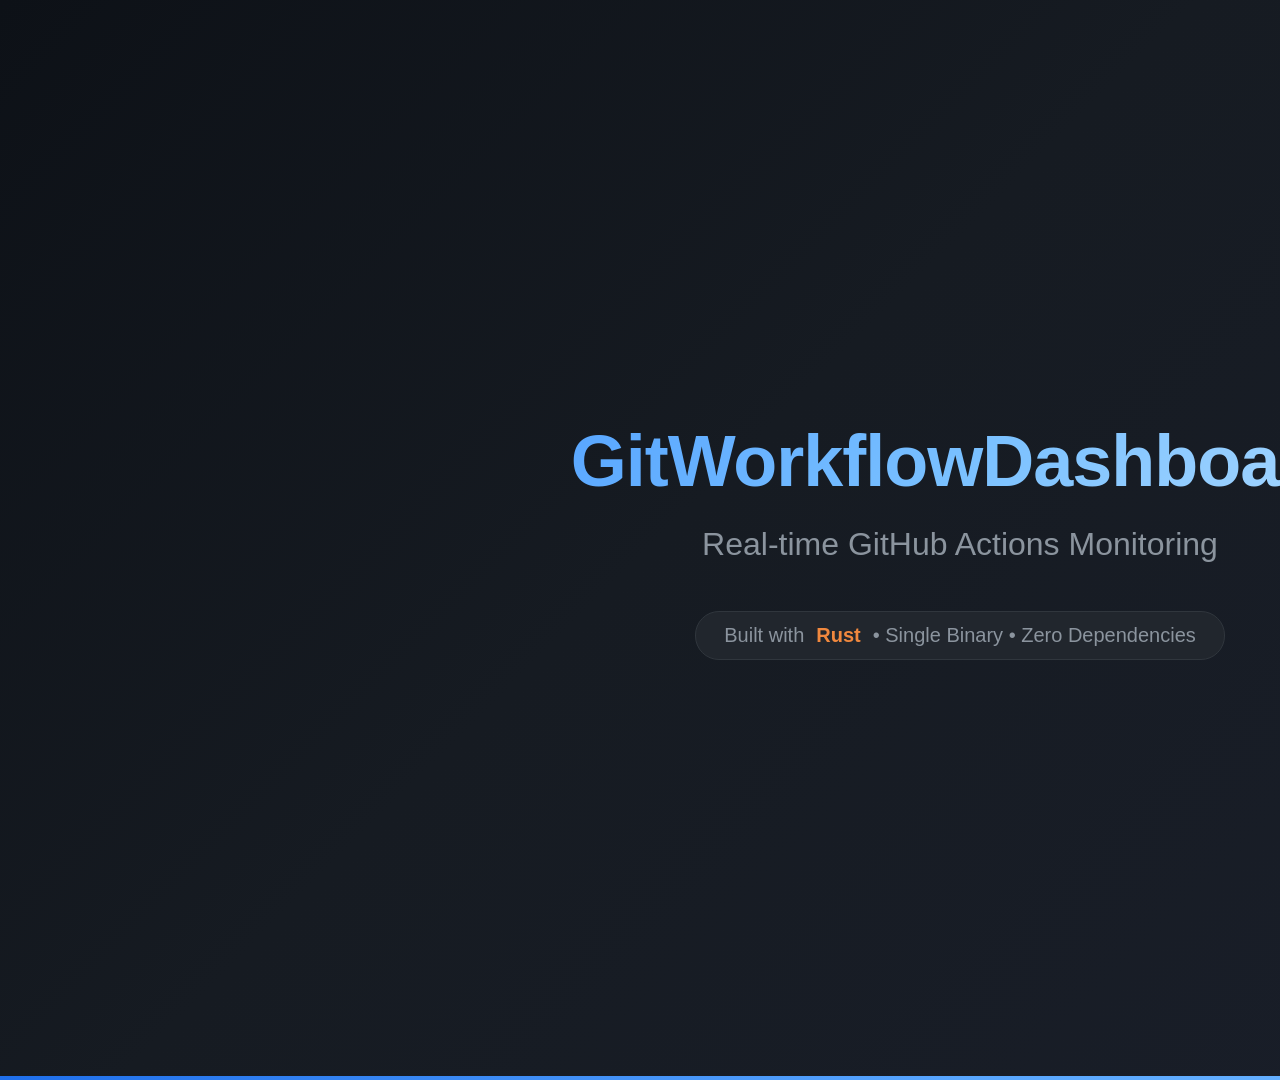
<file: slides/slide.html>
<!DOCTYPE html>
<html lang="en">
<head>
<meta charset="UTF-8">
<meta name="viewport" content="width=1920, height=1080">
<style>
* { margin: 0; padding: 0; box-sizing: border-box; }
body {
  width: 1920px; height: 1080px; overflow: hidden;
  font-family: -apple-system, BlinkMacSystemFont, 'SF Pro Display', 'Segoe UI', sans-serif;
  background: #0d1117; color: #e6edf3;
}
.slide { width: 1920px; height: 1080px; display: none; position: relative; }
.slide.active { display: flex; }

/* Title Slide */
.slide-title {
  flex-direction: column; align-items: center; justify-content: center;
  background: linear-gradient(135deg, #0d1117 0%, #161b22 40%, #1a1f2b 100%);
}
.slide-title h1 {
  font-size: 72px; font-weight: 700; letter-spacing: -1px;
  background: linear-gradient(135deg, #58a6ff, #79c0ff, #a5d6ff);
  -webkit-background-clip: text; -webkit-text-fill-color: transparent;
  margin-bottom: 24px;
}
.slide-title .subtitle {
  font-size: 32px; color: #8b949e; font-weight: 400; margin-bottom: 48px;
}
.slide-title .badge {
  display: inline-flex; align-items: center; gap: 12px;
  background: #21262d; border: 1px solid #30363d; border-radius: 24px;
  padding: 12px 28px; font-size: 20px; color: #8b949e;
}
.slide-title .badge span { color: #f0883e; font-weight: 600; }

/* Content Slides */
.slide-content {
  flex-direction: column; padding: 80px 120px;
  background: linear-gradient(180deg, #0d1117 0%, #161b22 100%);
}
.slide-content .top-bar {
  display: flex; align-items: center; gap: 16px; margin-bottom: 48px;
}
.slide-content .section-num {
  background: #1f6feb; color: #fff; font-size: 18px; font-weight: 700;
  width: 40px; height: 40px; border-radius: 50%;
  display: flex; align-items: center; justify-content: center;
}
.slide-content .section-label { font-size: 18px; color: #58a6ff; text-transform: uppercase; letter-spacing: 2px; font-weight: 600; }
.slide-content h2 {
  font-size: 52px; font-weight: 700; color: #e6edf3; margin-bottom: 40px; line-height: 1.2;
}
.slide-content .body-text { font-size: 28px; color: #b1bac4; line-height: 1.7; max-width: 1400px; }
.slide-content ul { list-style: none; margin-top: 20px; }
.slide-content ul li {
  font-size: 26px; color: #b1bac4; line-height: 1.6; padding: 10px 0; padding-left: 36px; position: relative;
}
.slide-content ul li::before {
  content: '▸'; position: absolute; left: 0; color: #58a6ff; font-size: 22px;
}

/* Highlight boxes */
.highlight-grid {
  display: grid; grid-template-columns: repeat(3, 1fr); gap: 24px; margin-top: 32px;
}
.highlight-box {
  background: #161b22; border: 1px solid #30363d; border-radius: 16px; padding: 28px 32px;
}
.highlight-box.two-col { grid-template-columns: repeat(2, 1fr); }
.highlight-box h3 { font-size: 22px; color: #58a6ff; margin-bottom: 10px; font-weight: 600; }
.highlight-box p { font-size: 20px; color: #8b949e; line-height: 1.5; }

/* Two column grid */
.two-col-grid {
  display: grid; grid-template-columns: repeat(2, 1fr); gap: 24px; margin-top: 32px;
}

/* Closing slide */
.slide-closing {
  flex-direction: column; align-items: center; justify-content: center;
  background: linear-gradient(135deg, #0d1117 0%, #0d2240 50%, #0d1117 100%);
}
.slide-closing h1 {
  font-size: 68px; font-weight: 700;
  background: linear-gradient(135deg, #58a6ff, #79c0ff);
  -webkit-background-clip: text; -webkit-text-fill-color: transparent;
  margin-bottom: 36px;
}
.slide-closing .taglines { text-align: center; }
.slide-closing .tagline {
  font-size: 36px; color: #8b949e; margin: 12px 0;
}
.slide-closing .tagline.highlight { color: #58a6ff; font-weight: 600; font-size: 40px; }

/* Bottom bar */
.bottom-bar {
  position: absolute; bottom: 0; left: 0; right: 0; height: 4px;
  background: linear-gradient(90deg, #1f6feb, #58a6ff, #79c0ff);
}

/* Icon placeholder */
.icon { font-size: 48px; margin-bottom: 8px; }
</style>
</head>
<body>

<!-- Slide 1: Title (0s - 5s) -->
<div class="slide slide-title active" id="slide1">
  <h1>GitWorkflowDashboard</h1>
  <p class="subtitle">Real-time GitHub Actions Monitoring</p>
  <div class="badge">Built with <span>Rust</span> &bull; Single Binary &bull; Zero Dependencies</div>
  <div class="bottom-bar"></div>
</div>

<!-- Slide 2: The Problem (5s - 20s) -->
<div class="slide slide-content" id="slide2">
  <div class="top-bar"><div class="section-num">1</div><div class="section-label">The Problem</div></div>
  <h2>GitHub Actions at Scale is Overwhelming</h2>
  <div class="body-text">
    <ul>
      <li>Switching between repository tabs constantly</li>
      <li>Losing track of which workflows are currently running</li>
      <li>Missing failures until it's too late</li>
      <li>No unified view across multiple repositories</li>
    </ul>
  </div>
  <div class="bottom-bar"></div>
</div>

<!-- Slide 3: The Solution (20s - 30s) -->
<div class="slide slide-content" id="slide3">
  <div class="top-bar"><div class="section-num">2</div><div class="section-label">The Solution</div></div>
  <h2>A Single Pane of Glass</h2>
  <p class="body-text">GitWorkflowDashboard gives you a unified, real-time view of all your GitHub Actions workflows across every repository — in one browser tab.</p>
  <div class="highlight-grid" style="margin-top: 48px;">
    <div class="highlight-box"><h3>Real-Time</h3><p>WebSocket live updates &amp; GitHub webhooks for instant state changes</p></div>
    <div class="highlight-box"><h3>Multi-Repo</h3><p>Monitor workflows across dozens of repositories simultaneously</p></div>
    <div class="highlight-box"><h3>Single Binary</h3><p>Ships as one executable — no Node.js, no frontend build step</p></div>
  </div>
  <div class="bottom-bar"></div>
</div>

<!-- Slide 4: Built with Rust (30s - 42s) -->
<div class="slide slide-content" id="slide4">
  <div class="top-bar"><div class="section-num">3</div><div class="section-label">Technology</div></div>
  <h2>Built Entirely in Rust</h2>
  <p class="body-text">Embedded HTML frontend assembled at compile time. No Node.js, no separate frontend build, no external dependencies. Just run it and open your browser.</p>
  <div class="two-col-grid" style="margin-top: 40px;">
    <div class="highlight-box"><h3>Backend</h3><p>actix-web 4 &bull; reqwest &bull; tokio async &bull; SQLite</p></div>
    <div class="highlight-box"><h3>Frontend</h3><p>23 modular source files assembled by build.rs into a single embedded HTML</p></div>
    <div class="highlight-box"><h3>Deployment</h3><p>Cargo &bull; Docker &bull; macOS DMG Installer</p></div>
    <div class="highlight-box"><h3>Testing</h3><p>273 tests (62 lib + 106 binary + 105 integration)</p></div>
  </div>
  <div class="bottom-bar"></div>
</div>

<!-- Slide 5: Six Dashboard Tabs (42s - 75s) -->
<div class="slide slide-content" id="slide5">
  <div class="top-bar"><div class="section-num">4</div><div class="section-label">Dashboard</div></div>
  <h2>Six Powerful Tabs</h2>
  <div class="highlight-grid" style="margin-top: 24px;">
    <div class="highlight-box"><h3>Active Runs</h3><p>Live view of every in-progress workflow across all repos</p></div>
    <div class="highlight-box"><h3>Workflows</h3><p>Searchable overview of all workflow definitions</p></div>
    <div class="highlight-box"><h3>Actions</h3><p>Trigger dispatch runs with auto-discovered typed input forms</p></div>
    <div class="highlight-box"><h3>History</h3><p>Completed runs with time-range filters and re-run</p></div>
    <div class="highlight-box"><h3>What's Happening</h3><p>Activity overview with aggregate stats and timeline</p></div>
    <div class="highlight-box"><h3>Analytics</h3><p>Success rates, duration trends, failure analysis, leaderboards</p></div>
  </div>
  <div class="bottom-bar"></div>
</div>

<!-- Slide 6: Pipeline Orchestration (75s - 95s) -->
<div class="slide slide-content" id="slide6">
  <div class="top-bar"><div class="section-num">5</div><div class="section-label">Orchestration</div></div>
  <h2>Pipeline Orchestration</h2>
  <p class="body-text">Build custom pipeline tabs with sophisticated workflow orchestration, built right into the dashboard.</p>
  <div class="two-col-grid" style="margin-top: 36px;">
    <div class="highlight-box"><h3>Numbered Stages</h3><p>Sequential execution plan with parallel workflows within each stage</p></div>
    <div class="highlight-box"><h3>Approval Gates</h3><p>Manual approval prompts between stages before proceeding</p></div>
    <div class="highlight-box"><h3>Slack Notifications</h3><p>Template library with variable substitution at any pipeline point</p></div>
    <div class="highlight-box"><h3>Export / Import</h3><p>Share pipeline configurations as JSON for team collaboration</p></div>
  </div>
  <div class="bottom-bar"></div>
</div>

<!-- Slide 7: Under the Hood (95s - 125s) -->
<div class="slide slide-content" id="slide7">
  <div class="top-bar"><div class="section-num">6</div><div class="section-label">Architecture</div></div>
  <h2>Under the Hood</h2>
  <div class="two-col-grid" style="margin-top: 24px;">
    <div class="highlight-box"><h3>Real-Time Updates</h3><p>WebSocket broadcast + GitHub webhooks for instant state changes</p></div>
    <div class="highlight-box"><h3>Adaptive Polling</h3><p>Exponential backoff with jitter respects your API rate limits</p></div>
    <div class="highlight-box"><h3>SQLite Persistence</h3><p>Data survives restarts with WAL mode for concurrent reads</p></div>
    <div class="highlight-box"><h3>Security</h3><p>Token auth, CSRF, rate limiting, CSP headers, XSS prevention</p></div>
  </div>
  <div class="bottom-bar"></div>
</div>

<!-- Slide 8: Runs Anywhere (125s - 135s) -->
<div class="slide slide-content" id="slide8">
  <div class="top-bar"><div class="section-num">7</div><div class="section-label">Deployment</div></div>
  <h2>Runs Anywhere</h2>
  <div class="highlight-grid" style="margin-top: 40px;">
    <div class="highlight-box" style="text-align:center; padding: 40px;">
      <div class="icon">🦀</div>
      <h3>From Source</h3>
      <p style="font-family: monospace; margin-top: 12px; color: #79c0ff;">cargo run</p>
    </div>
    <div class="highlight-box" style="text-align:center; padding: 40px;">
      <div class="icon">🐳</div>
      <h3>Docker</h3>
      <p style="font-family: monospace; margin-top: 12px; color: #79c0ff;">docker compose up</p>
    </div>
    <div class="highlight-box" style="text-align:center; padding: 40px;">
      <div class="icon">🍎</div>
      <h3>macOS DMG</h3>
      <p style="font-family: monospace; margin-top: 12px; color: #79c0ff;">./make-dmg.sh</p>
    </div>
  </div>
  <div class="bottom-bar"></div>
</div>

<!-- Slide 9: Reliability (135s - 140s) -->
<div class="slide slide-content" id="slide9">
  <div class="top-bar"><div class="section-num">8</div><div class="section-label">Quality</div></div>
  <h2>Built for Reliability</h2>
  <div class="two-col-grid" style="margin-top: 40px;">
    <div class="highlight-box" style="text-align:center; padding: 48px;">
      <div style="font-size: 64px; font-weight: 700; color: #58a6ff;">273</div>
      <p style="font-size: 24px; margin-top: 12px;">Automated Tests</p>
    </div>
    <div class="highlight-box" style="text-align:center; padding: 48px;">
      <div style="font-size: 64px; font-weight: 700; color: #58a6ff;">5</div>
      <p style="font-size: 24px; margin-top: 12px;">Built-in Themes</p>
    </div>
  </div>
  <div class="bottom-bar"></div>
</div>

<!-- Slide 10: Closing (140s - 145s) -->
<div class="slide slide-closing" id="slide10">
  <h1>GitWorkflowDashboard</h1>
  <div class="taglines">
    <p class="tagline">One dashboard.</p>
    <p class="tagline">All your workflows.</p>
    <p class="tagline highlight">Real time.</p>
  </div>
  <div class="bottom-bar"></div>
</div>

<script>
// Show slide based on URL hash: ?slide=1
const params = new URLSearchParams(window.location.search);
const slideNum = parseInt(params.get('slide') || '1');
document.querySelectorAll('.slide').forEach(s => s.classList.remove('active'));
const target = document.getElementById('slide' + slideNum);
if (target) target.classList.add('active');
</script>
</body>
</html>
</file>
